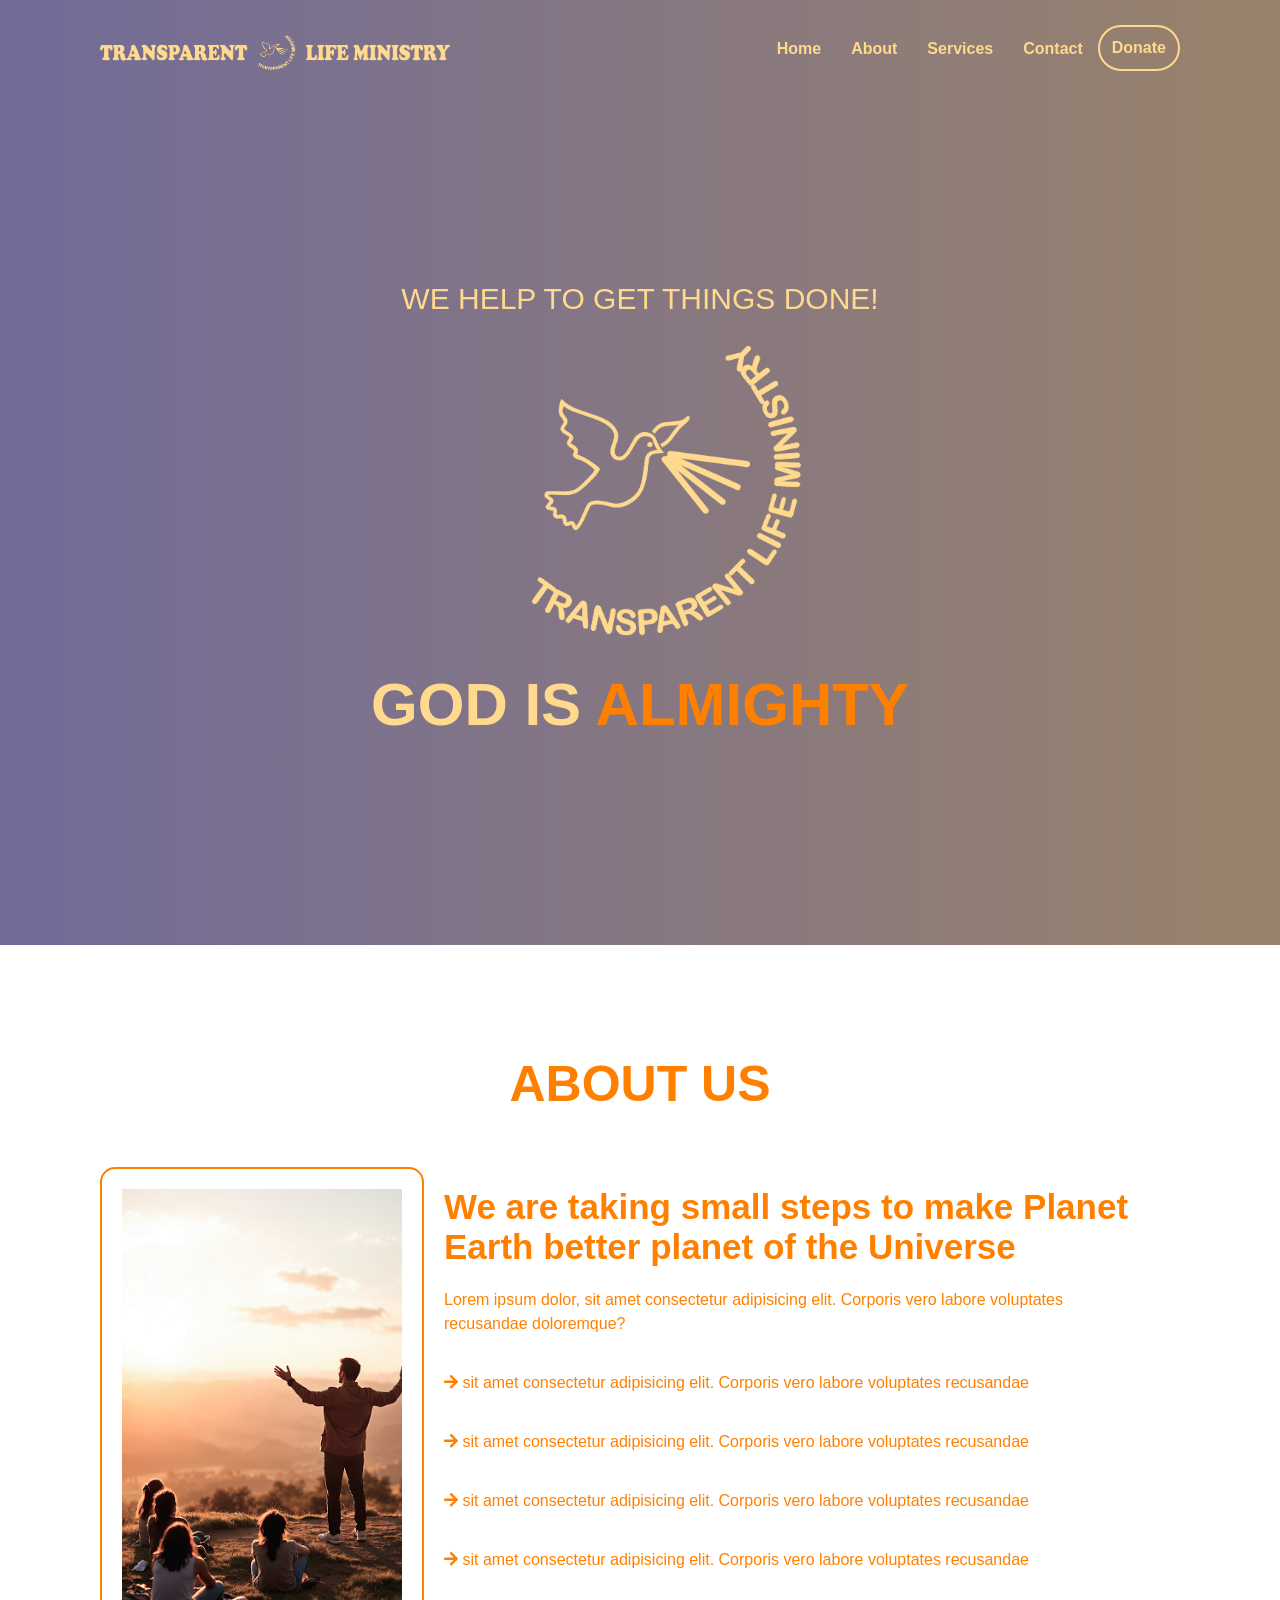
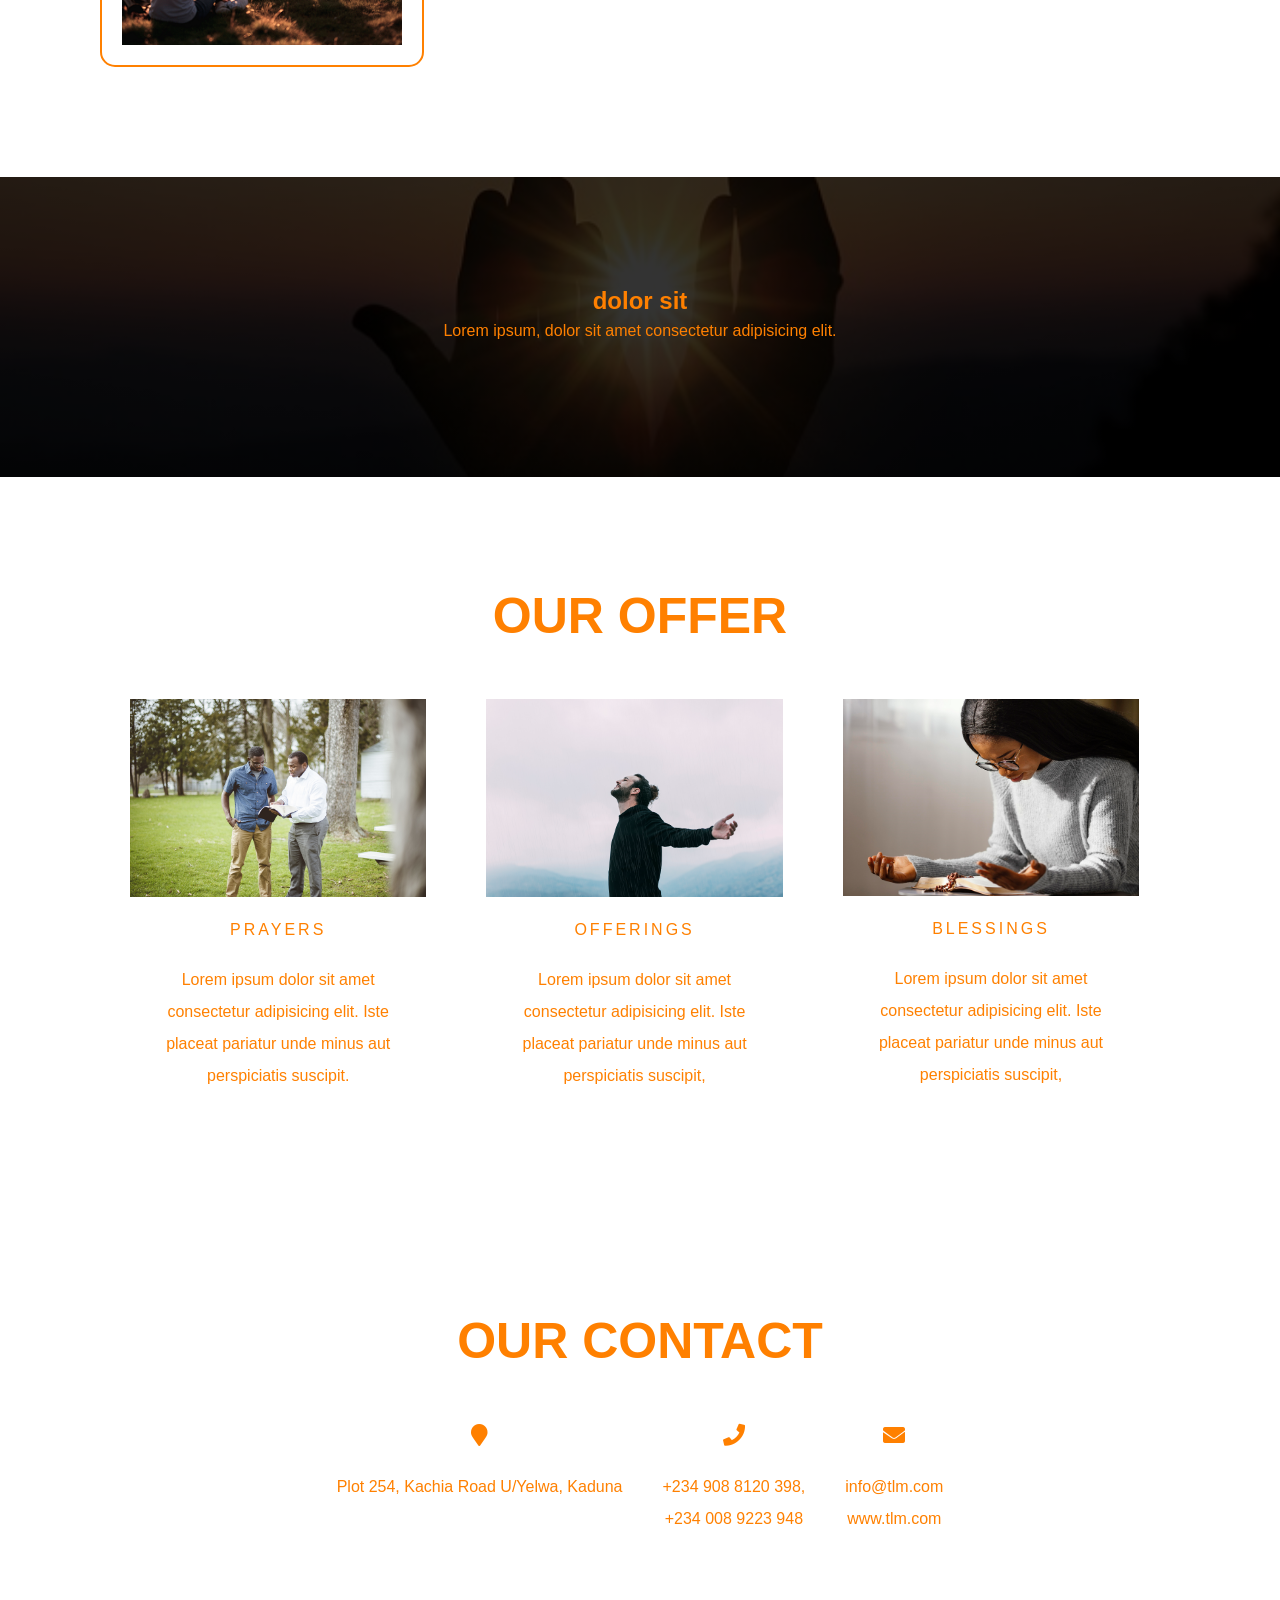
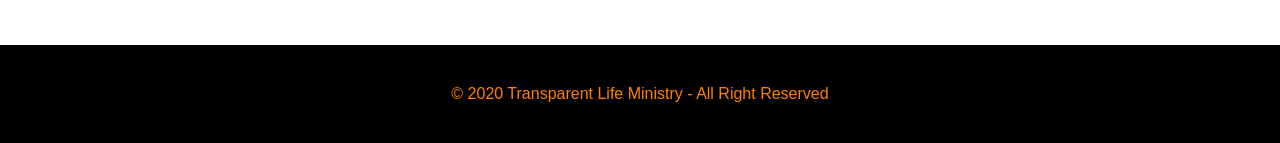
<file: church/index.html>
<!DOCTYPE html>
<html lang="en">
<head>
    <meta charset="UTF-8">
    <meta name="viewport" content="width=device-width, initial-scale=1.0">
    <link rel="stylesheet" href="https://cdnjs.cloudflare.com/ajax/libs/font-awesome/5.15.3/css/all.min.css"/>
    <title>Transparent Life Ministry</title>

    <link rel="icon" href="assets/images/logo.png" type="image/x-icon">
    <link rel="stylesheet" href="assets/css/style.css">
</head>
<body>
    <header>
        <h2>
            <a href="index.html"> <img src="assets/images/trans.png" width="350" height="35" alt="Transparent church ministry logo" srcset=""> </a>
        </h2>

        <ul class="nav">
            <li> <b> <a href="#home">Home</a> </b> </li>
            <li><b><a href="#about">About</a></b></li>
            <li><b><a href="#services">Services</a></b></li>
            <li><b><a href="#contact">Contact</a></b></li>
            <b class="donate" ><a href="#msg">Donate</a></b>
        </ul>
    </header>

    <section class="banner-area banner-video">
        <div class="banner-video-area">
            <video autoplay muted loop id="myVideo">
                <source src="assets/video/praises.mp4" type="video/mp4">
            </video>
        </div>
        <div class="banner-area-text">
            <br><br><br><br>
            <h3>We help to get things done!</h3> <br>
            <img src="assets/images/tlm.png" alt="" width="60%" style="display: flex; flex-direction:column; padding-left: 10%; align-items:center;">
            <br>
            <h1>
                God is <span>Almighty</span>
            </h1>
            <!-- <a href="#" class="banner-btn">Donate</a> -->
        </div>
        
    </section>

    <section class="about-area" id="about">
        <h3 class="section-title">About <span>Us</span></h3>
        <ul class="about-content">
            <li class="about-left">
                <!-- <img src="assets/images/abouts.png" width="100%" style="border: solid 2px #ff9933; border-radius: 15px; " alt="" srcset=""> -->
            </li>
            <li class="about-right">
                <h2>We are taking small steps to make Planet Earth better planet of the Universe</h2>
                <p>Lorem ipsum dolor, sit amet consectetur adipisicing elit. Corporis vero labore voluptates recusandae doloremque? </p>
                <p><i class="fa fa-arrow-right"></i> sit amet consectetur adipisicing elit. Corporis vero labore voluptates recusandae</p>
                <p><i class="fa fa-arrow-right"></i> sit amet consectetur adipisicing elit. Corporis vero labore voluptates recusandae</p>
                <p><i class="fa fa-arrow-right"></i> sit amet consectetur adipisicing elit. Corporis vero labore voluptates recusandae</p>
                <p><i class="fa fa-arrow-right"></i> sit amet consectetur adipisicing elit. Corporis vero labore voluptates recusandae</p>
            </li>
        </ul>
    </section>

    <section class="msg-area" id="msg">
        <div class="msg content">
            <h2>dolor sit </h2>
            <p>Lorem ipsum, dolor sit amet consectetur adipisicing elit.</p>
        </div>
    </section>

    <section class="services-area" id="services">
        <h3 class="section-title">Our <span>Offer</span></h3>
        <ul class="services-content">
            <li>
                <img src="assets/images/tlm1.png" alt="transparent ministry servicesa" srcset="">
                <h4>Prayers</h4>
                <p>Lorem ipsum dolor sit amet consectetur adipisicing elit. Iste placeat pariatur unde minus aut perspiciatis suscipit. </p>
            </li>
            <li>
                <img src="assets/images/tlm2.png" alt="transparent ministry servicesa" srcset="">
                <h4>Offerings</h4>
                <p>Lorem ipsum dolor sit amet consectetur adipisicing elit. Iste placeat pariatur unde minus aut perspiciatis suscipit, </p>
            </li>
            <li>
                <img src="assets/images/tlm3.png" alt="transparent ministry servicesa" srcset="">
                <h4>Blessings</h4>
                <p>Lorem ipsum dolor sit amet consectetur adipisicing elit. Iste placeat pariatur unde minus aut perspiciatis suscipit, </p>
            </li>
            <!-- <li>
                <img src="" alt="trnasparent ministry servicesa" srcset="">
                <h4>Thanks-Giving</h4>
                <p>Lorem ipsum dolor sit amet consectetur adipisicing elit. Iste placeat pariatur unde minus aut perspiciatis suscipit, </p>
            </li> -->
        </ul>
    </section>

    <section class="contact-area" id="contact">
        <h3 class="section-title">Our <span>Contact</span></h3>
        <ul class="contact-content">
            <li>
                <i class="fa fa-map-marker"></i>
                <p>Plot 254, Kachia Road U/Yelwa, Kaduna</p>
            </li>
            <li>
                <i class="fa fa-phone"></i>
                <p>+234 908 8120 398, <br> +234 008 9223 948</p>
            </li>
            <li>
                <i class="fa fa-envelope"></i>
                <p>info@tlm.com <br> www.tlm.com </p>
            </li>
        </ul>
    </section>

    <footer>
        <p>© 2020 Transparent Life Ministry - All Right Reserved</p>
    </footer>

</body>
</html>
</file>
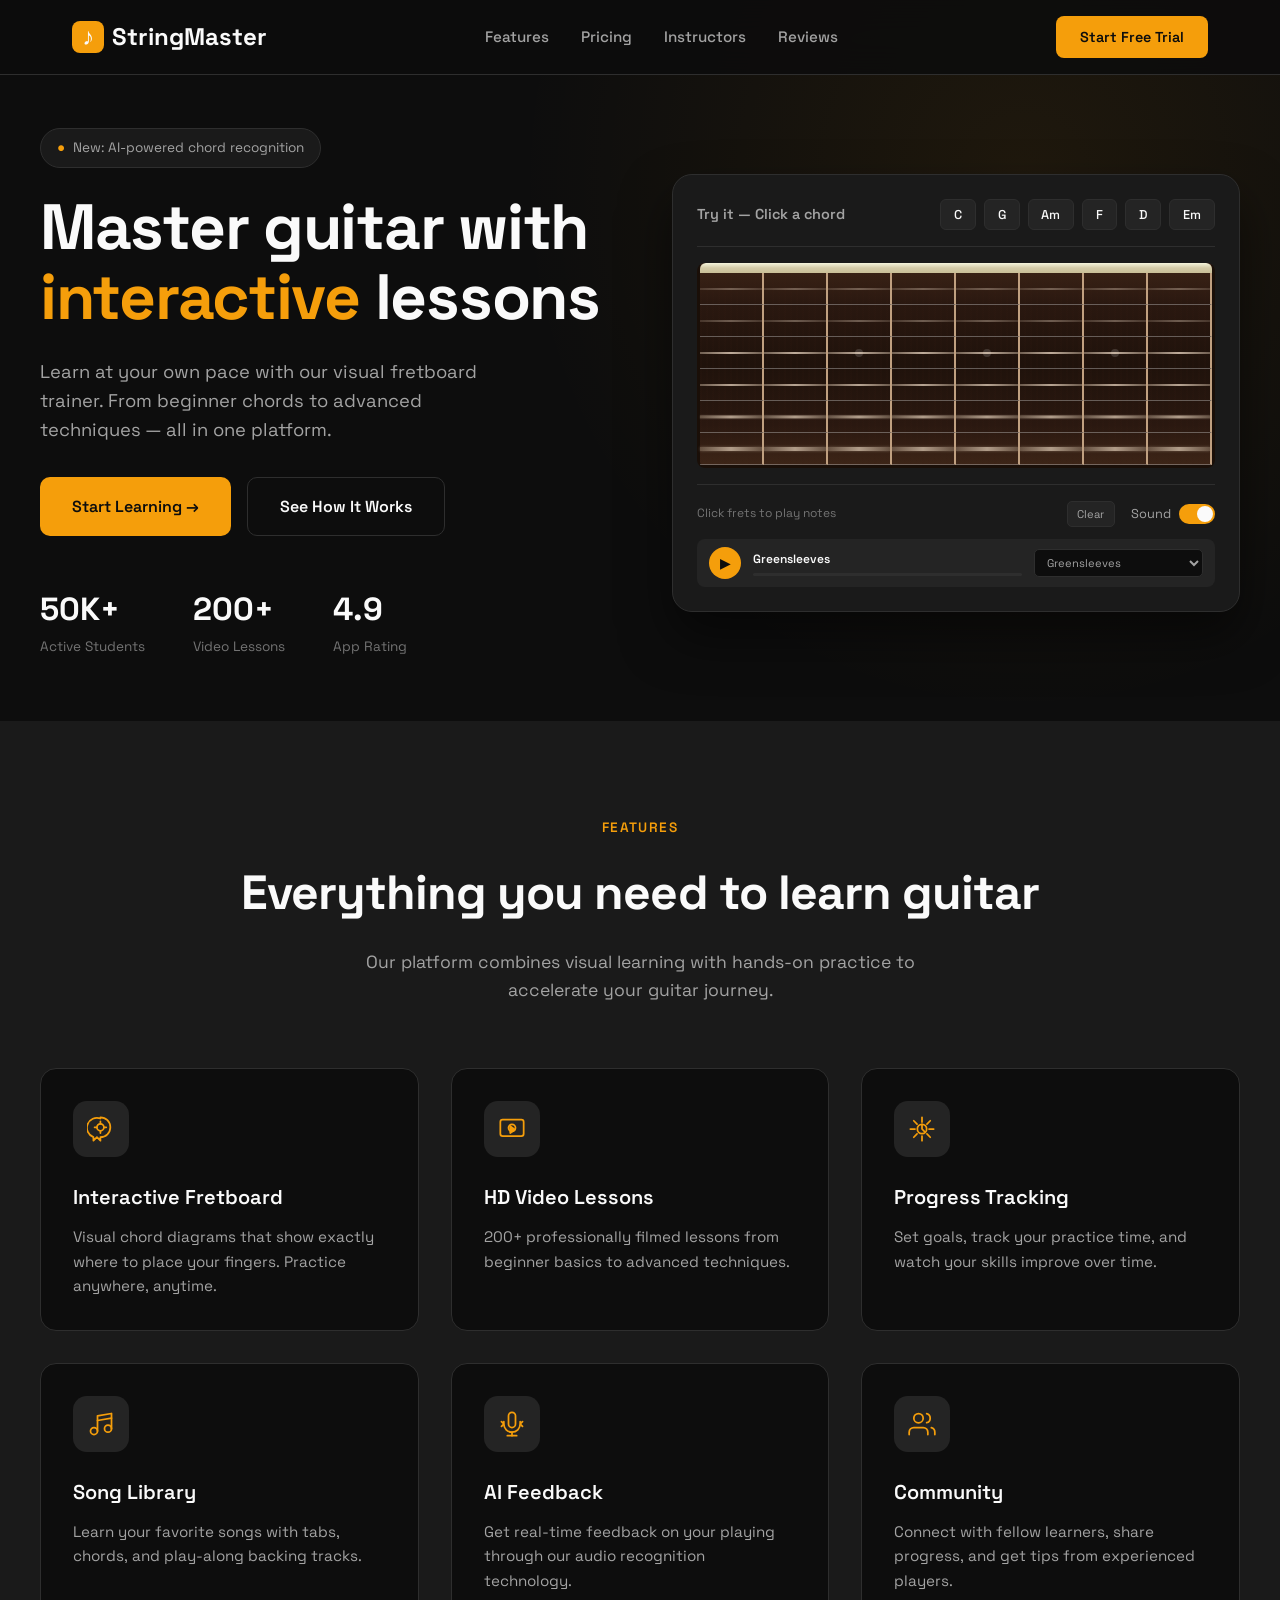
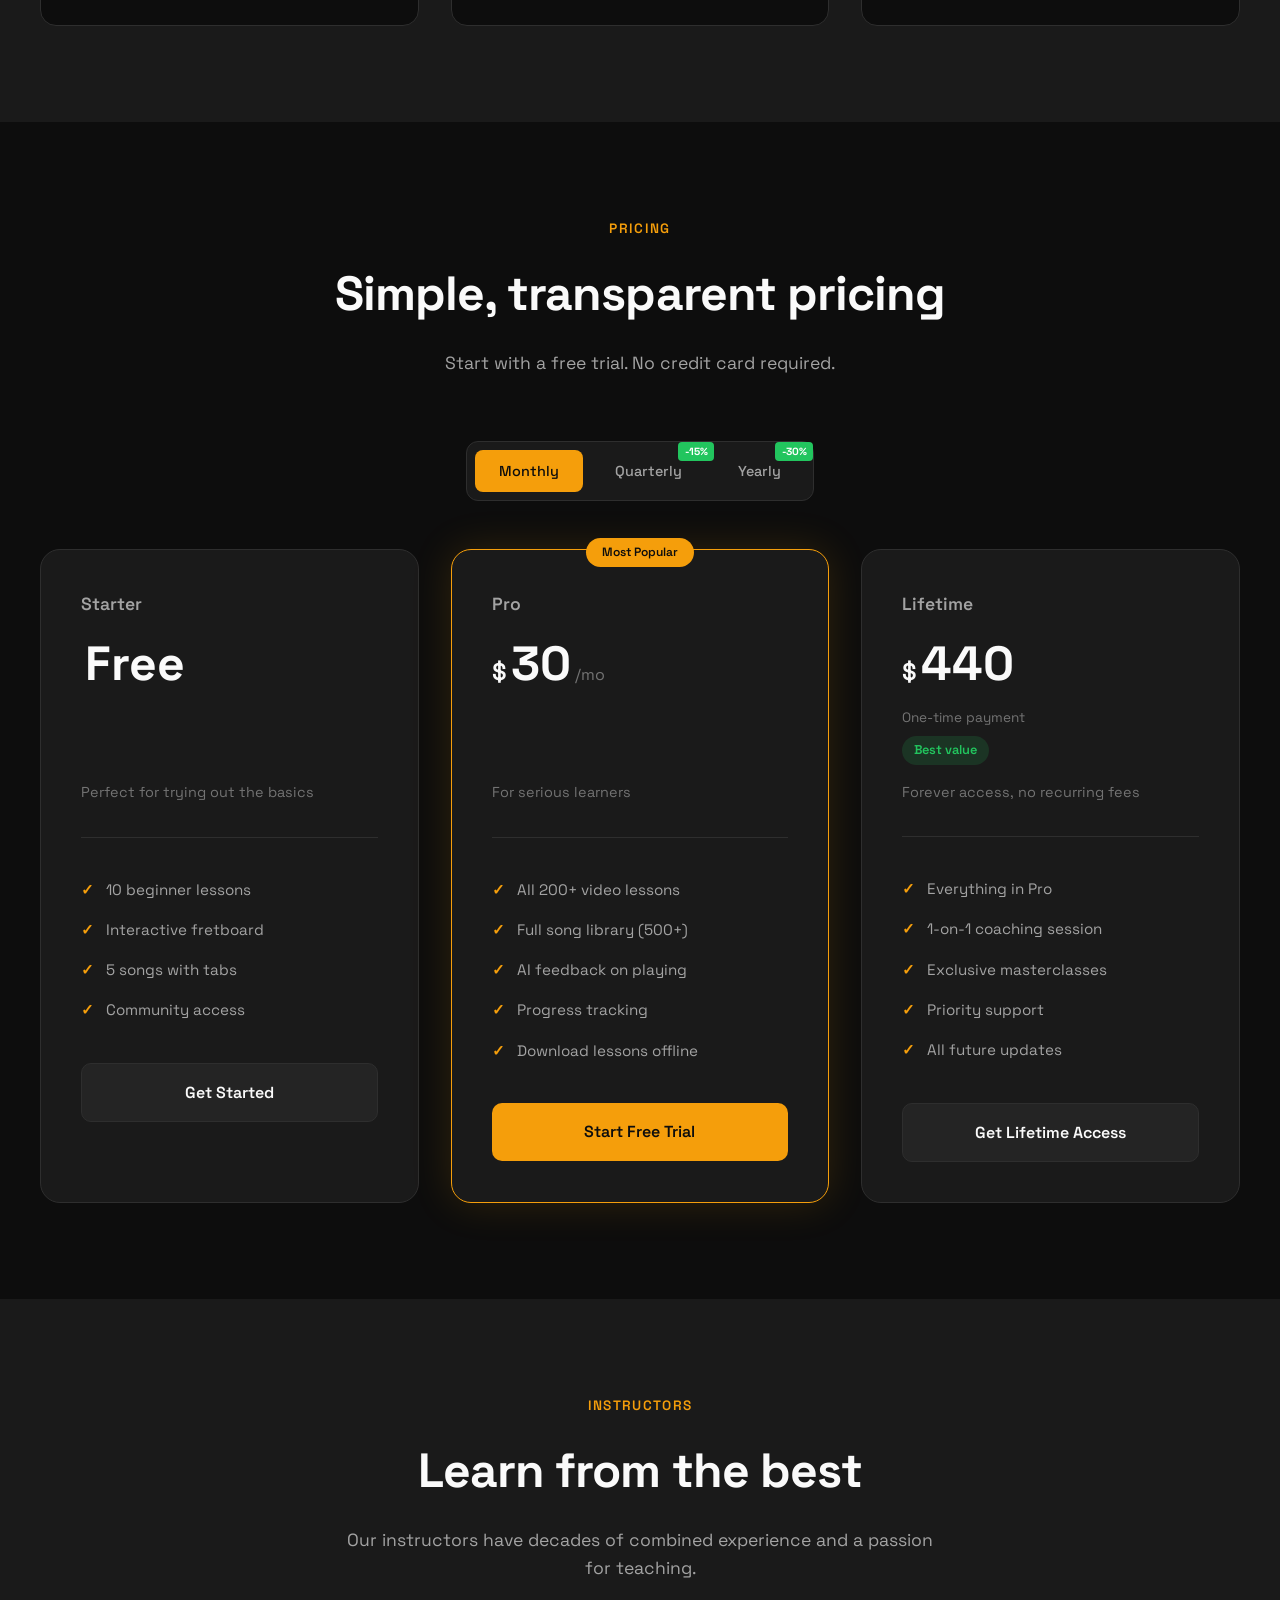
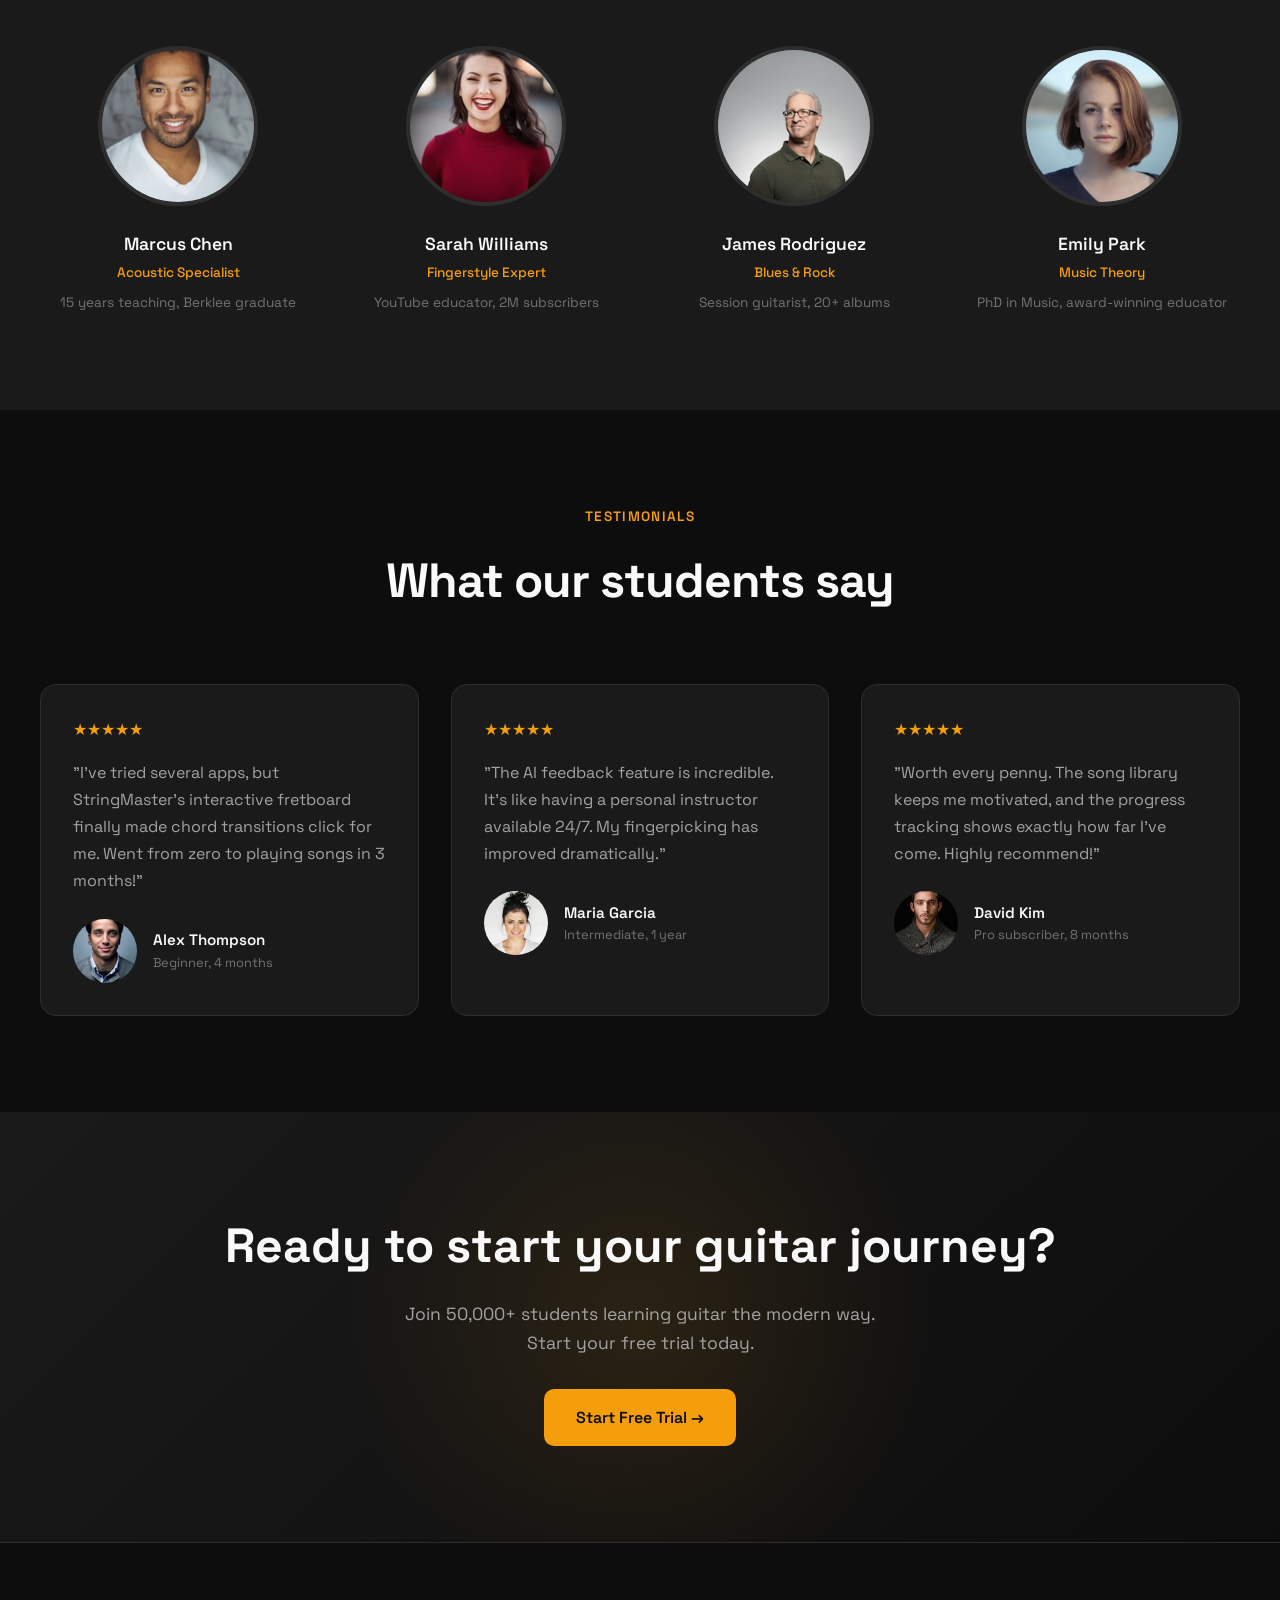
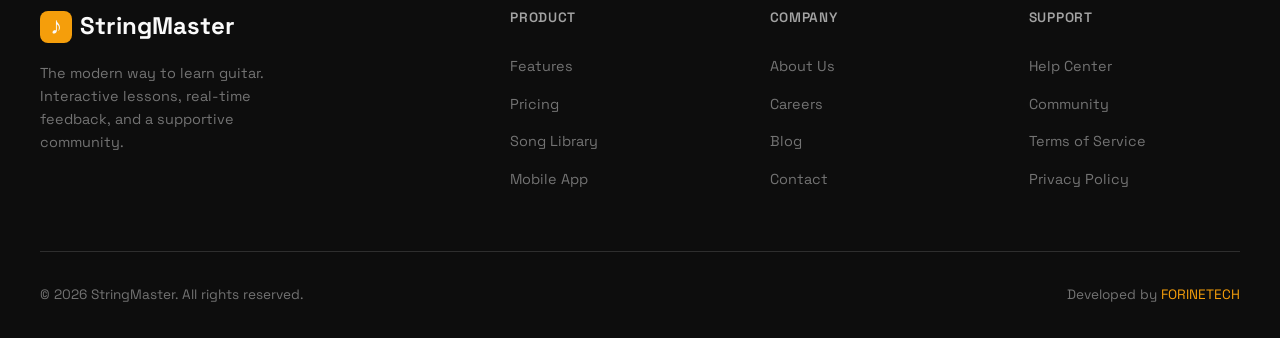
<file: string/index.html>
<!DOCTYPE html>
<html lang="en">
<head>
  <meta charset="UTF-8">
  <meta name="viewport" content="width=device-width, initial-scale=1.0">
  <title>StringMaster | Learn Guitar Online</title>
  <link rel="preconnect" href="https://fonts.googleapis.com">
  <link rel="preconnect" href="https://fonts.gstatic.com" crossorigin>
  <link href="https://fonts.googleapis.com/css2?family=Space+Grotesk:wght@300;400;500;600;700&display=swap" rel="stylesheet">
  <link rel="stylesheet" href="templatemo-606-string-master.css">
<!--

TemplateMo 606 String Master

https://templatemo.com/tm-606-string-master

-->
</head>
<body>

  <!-- Navigation -->
  <nav>
    <div class="nav-container">
      <a href="#" class="logo">
        <div class="logo-icon">♪</div>
        StringMaster
      </a>
      <ul class="nav-links">
        <li><a href="#features">Features</a></li>
        <li><a href="#pricing">Pricing</a></li>
        <li><a href="#instructors">Instructors</a></li>
        <li><a href="#testimonials">Reviews</a></li>
      </ul>
      <a href="#pricing" class="nav-cta"><span>Start Free Trial</span></a>
      <button class="mobile-menu-btn">☰</button>
    </div>
  </nav>

  <!-- Hero Section -->
  <!-- TIP: To enable full-screen hero, uncomment "min-height: 100vh" in the .hero CSS -->
  <section class="hero">
    <div class="hero-container">
      <div class="hero-content">
        <div class="hero-badge">
          <span>●</span> New: AI-powered chord recognition
        </div>
        <h1>Master guitar with <span class="highlight">interactive</span> lessons</h1>
        <p class="hero-description">
          Learn at your own pace with our visual fretboard trainer. 
          From beginner chords to advanced techniques — all in one platform.
        </p>
        <div class="hero-buttons">
          <a href="#pricing" class="btn-primary">
            Start Learning →
          </a>
          <a href="#features" class="btn-secondary">
            See How It Works
          </a>
        </div>
        <div class="hero-stats">
          <div class="stat">
            <div class="stat-value">50K+</div>
            <div class="stat-label">Active Students</div>
          </div>
          <div class="stat">
            <div class="stat-value">200+</div>
            <div class="stat-label">Video Lessons</div>
          </div>
          <div class="stat">
            <div class="stat-value">4.9</div>
            <div class="stat-label">App Rating</div>
          </div>
        </div>
      </div>

      <!-- Interactive Guitar -->
      <div class="guitar-wrapper">
        <div class="guitar-card">
          <div class="guitar-header">
            <span class="guitar-title">Try it — Click a chord</span>
            <div class="guitar-controls">
              <button class="chord-btn" data-chord="C">C</button>
              <button class="chord-btn" data-chord="G">G</button>
              <button class="chord-btn" data-chord="Am">Am</button>
              <button class="chord-btn" data-chord="F">F</button>
              <button class="chord-btn" data-chord="D">D</button>
              <button class="chord-btn" data-chord="Em">Em</button>
            </div>
          </div>
          <div class="guitar-neck">
            <div class="fretboard">
              <div class="nut"></div>
              <div class="fretboard-grid" id="fretboard">
                <div class="string-labels">
                  <div class="string-label">E</div>
                  <div class="string-label">B</div>
                  <div class="string-label">G</div>
                  <div class="string-label">D</div>
                  <div class="string-label">A</div>
                  <div class="string-label">E</div>
                </div>
                <!-- Frets generated by JS -->
              </div>
            </div>
          </div>
          <div class="guitar-footer">
            <div class="guitar-footer-row">
              <span class="guitar-hint">Click frets to play notes</span>
              <div class="footer-controls">
                <button class="clear-btn" id="clearBtn">Clear</button>
                <div class="sound-toggle">
                  <span>Sound</span>
                  <div class="toggle-switch active" id="soundToggle"></div>
                </div>
              </div>
            </div>
            <div class="song-player">
              <button class="play-btn" id="playBtn">▶</button>
              <div class="song-info">
                <div class="song-title" id="songTitle">Greensleeves</div>
                <div class="song-progress">
                  <div class="song-progress-bar" id="progressBar"></div>
                </div>
              </div>
              <select class="song-select" id="songSelect">
                <option value="greensleeves">Greensleeves</option>
                <option value="houseoftherisingsun">House of the Rising Sun</option>
                <option value="amazinggrace">Amazing Grace</option>
              </select>
            </div>
          </div>
        </div>
      </div>
    </div>
  </section>

  <!-- Features Section -->
  <section class="features" id="features">
    <div class="section-container">
      <div class="section-header">
        <div class="section-label">Features</div>
        <h2 class="section-title">Everything you need to learn guitar</h2>
        <p class="section-description">
          Our platform combines visual learning with hands-on practice 
          to accelerate your guitar journey.
        </p>
      </div>
      <div class="features-grid">
        <div class="feature-card">
          <div class="feature-icon">
            <svg width="28" height="28" viewBox="0 0 24 24" fill="none" stroke="currentColor" stroke-width="1.5" stroke-linecap="round" stroke-linejoin="round">
              <path d="M11.5 2a8.5 8.5 0 0 1 0 17v3l-3-3-3 3v-3a8.5 8.5 0 0 1 6-16z"/>
              <circle cx="11.5" cy="10.5" r="3"/>
              <path d="M11.5 7.5v-2M14.5 10.5h2M11.5 13.5v2M8.5 10.5h-2"/>
            </svg>
          </div>
          <h3>Interactive Fretboard</h3>
          <p>Visual chord diagrams that show exactly where to place your fingers. Practice anywhere, anytime.</p>
        </div>
        <div class="feature-card">
          <div class="feature-icon">
            <svg width="28" height="28" viewBox="0 0 24 24" fill="none" stroke="currentColor" stroke-width="1.5" stroke-linecap="round" stroke-linejoin="round">
              <rect x="2" y="4" width="20" height="14" rx="2"/>
              <circle cx="12" cy="11" r="3"/>
              <path d="M10.5 9.5l4 3-4 3z" fill="currentColor"/>
            </svg>
          </div>
          <h3>HD Video Lessons</h3>
          <p>200+ professionally filmed lessons from beginner basics to advanced techniques.</p>
        </div>
        <div class="feature-card">
          <div class="feature-icon">
            <svg width="28" height="28" viewBox="0 0 24 24" fill="none" stroke="currentColor" stroke-width="1.5" stroke-linecap="round" stroke-linejoin="round">
              <path d="M12 2v4M12 18v4M4.93 4.93l2.83 2.83M16.24 16.24l2.83 2.83M2 12h4M18 12h4M4.93 19.07l2.83-2.83M16.24 7.76l2.83-2.83"/>
              <circle cx="12" cy="12" r="4"/>
              <path d="M12 8v4l2 2"/>
            </svg>
          </div>
          <h3>Progress Tracking</h3>
          <p>Set goals, track your practice time, and watch your skills improve over time.</p>
        </div>
        <div class="feature-card">
          <div class="feature-icon">
            <svg width="28" height="28" viewBox="0 0 24 24" fill="none" stroke="currentColor" stroke-width="1.5" stroke-linecap="round" stroke-linejoin="round">
              <path d="M9 18V5l12-2v13"/>
              <circle cx="6" cy="18" r="3"/>
              <circle cx="18" cy="16" r="3"/>
              <path d="M9 9l12-2"/>
            </svg>
          </div>
          <h3>Song Library</h3>
          <p>Learn your favorite songs with tabs, chords, and play-along backing tracks.</p>
        </div>
        <div class="feature-card">
          <div class="feature-icon">
            <svg width="28" height="28" viewBox="0 0 24 24" fill="none" stroke="currentColor" stroke-width="1.5" stroke-linecap="round" stroke-linejoin="round">
              <path d="M12 2a3 3 0 0 0-3 3v7a3 3 0 0 0 6 0V5a3 3 0 0 0-3-3z"/>
              <path d="M19 10v2a7 7 0 0 1-14 0v-2"/>
              <line x1="12" y1="19" x2="12" y2="22"/>
              <path d="M8 22h8"/>
              <path d="M3 10l1.5 1.5M21 10l-1.5 1.5M3 14l1.5-1.5M21 14l-1.5-1.5"/>
            </svg>
          </div>
          <h3>AI Feedback</h3>
          <p>Get real-time feedback on your playing through our audio recognition technology.</p>
        </div>
        <div class="feature-card">
          <div class="feature-icon">
            <svg width="28" height="28" viewBox="0 0 24 24" fill="none" stroke="currentColor" stroke-width="1.5" stroke-linecap="round" stroke-linejoin="round">
              <path d="M17 21v-2a4 4 0 0 0-4-4H5a4 4 0 0 0-4 4v2"/>
              <circle cx="9" cy="7" r="4"/>
              <path d="M23 21v-2a4 4 0 0 0-3-3.87"/>
              <path d="M16 3.13a4 4 0 0 1 0 7.75"/>
            </svg>
          </div>
          <h3>Community</h3>
          <p>Connect with fellow learners, share progress, and get tips from experienced players.</p>
        </div>
      </div>
    </div>
  </section>

  <!-- Pricing Section -->
  <section class="pricing" id="pricing">
    <div class="section-container">
      <div class="section-header">
        <div class="section-label">Pricing</div>
        <h2 class="section-title">Simple, transparent pricing</h2>
        <p class="section-description">
          Start with a free trial. No credit card required.
        </p>
      </div>
      <div class="billing-toggle">
        <button class="billing-option active" data-billing="monthly">Monthly</button>
        <button class="billing-option" data-billing="quarterly">
          Quarterly
          <span class="discount-badge">-15%</span>
        </button>
        <button class="billing-option" data-billing="yearly">
          Yearly
          <span class="discount-badge">-30%</span>
        </button>
      </div>
      <div class="pricing-grid">
        <div class="pricing-card">
          <div class="pricing-name">Starter</div>
          <div class="pricing-price">
            <span class="currency"></span>Free
          </div>
          <div class="pricing-billed"></div>
          <div class="pricing-savings"></div>
          <p class="pricing-description">Perfect for trying out the basics</p>
          <ul class="pricing-features">
            <li>10 beginner lessons</li>
            <li>Interactive fretboard</li>
            <li>5 songs with tabs</li>
            <li>Community access</li>
          </ul>
          <a href="#" class="pricing-btn">Get Started</a>
        </div>
        <div class="pricing-card featured" id="proCard">
          <div class="pricing-name">Pro</div>
          <div class="pricing-price">
            <span class="currency">$</span><span id="proPrice">30</span><span class="period">/mo</span>
          </div>
          <div class="pricing-billed" id="proBilled"></div>
          <div class="pricing-savings" id="proSavings"></div>
          <p class="pricing-description">For serious learners</p>
          <ul class="pricing-features">
            <li>All 200+ video lessons</li>
            <li>Full song library (500+)</li>
            <li>AI feedback on playing</li>
            <li>Progress tracking</li>
            <li>Download lessons offline</li>
          </ul>
          <a href="#" class="pricing-btn">Start Free Trial</a>
        </div>
        <div class="pricing-card">
          <div class="pricing-name">Lifetime</div>
          <div class="pricing-price">
            <span class="currency">$</span>440
          </div>
          <div class="pricing-billed">One-time payment</div>
          <div class="pricing-savings">Best value</div>
          <p class="pricing-description">Forever access, no recurring fees</p>
          <ul class="pricing-features">
            <li>Everything in Pro</li>
            <li>1-on-1 coaching session</li>
            <li>Exclusive masterclasses</li>
            <li>Priority support</li>
            <li>All future updates</li>
          </ul>
          <a href="#" class="pricing-btn">Get Lifetime Access</a>
        </div>
      </div>
    </div>
  </section>

  <!-- Instructors Section -->
  <section class="instructors" id="instructors">
    <div class="section-container">
      <div class="section-header">
        <div class="section-label">Instructors</div>
        <h2 class="section-title">Learn from the best</h2>
        <p class="section-description">
          Our instructors have decades of combined experience and a passion for teaching.
        </p>
      </div>
      <div class="instructors-grid">
        <div class="instructor-card">
          <div class="instructor-image">
            <img src="images/acoustic-specialist.jpg" alt="Marcus Chen">
          </div>
          <div class="instructor-name">Marcus Chen</div>
          <div class="instructor-role">Acoustic Specialist</div>
          <p class="instructor-bio">15 years teaching, Berklee graduate</p>
        </div>
        <div class="instructor-card">
          <div class="instructor-image">
            <img src="images/fingerstyle-expert.jpg" alt="Sarah Williams">
          </div>
          <div class="instructor-name">Sarah Williams</div>
          <div class="instructor-role">Fingerstyle Expert</div>
          <p class="instructor-bio">YouTube educator, 2M subscribers</p>
        </div>
        <div class="instructor-card">
          <div class="instructor-image">
            <img src="images/blues-rock-guitar.jpg" alt="James Rodriguez">
          </div>
          <div class="instructor-name">James Rodriguez</div>
          <div class="instructor-role">Blues & Rock</div>
          <p class="instructor-bio">Session guitarist, 20+ albums</p>
        </div>
        <div class="instructor-card">
          <div class="instructor-image">
            <img src="images/music-theory-instructor.jpg" alt="Emily Park">
          </div>
          <div class="instructor-name">Emily Park</div>
          <div class="instructor-role">Music Theory</div>
          <p class="instructor-bio">PhD in Music, award-winning educator</p>
        </div>
      </div>
    </div>
  </section>

  <!-- Testimonials Section -->
  <section class="testimonials" id="testimonials">
    <div class="section-container">
      <div class="section-header">
        <div class="section-label">Testimonials</div>
        <h2 class="section-title">What our students say</h2>
      </div>
      <div class="testimonials-grid">
        <div class="testimonial-card">
          <div class="testimonial-stars">★★★★★</div>
          <p class="testimonial-text">"I've tried several apps, but StringMaster's interactive fretboard finally made chord transitions click for me. Went from zero to playing songs in 3 months!"</p>
          <div class="testimonial-author">
            <div class="testimonial-avatar">
              <img src="images/alex-student.jpg" alt="Alex Thompson">
            </div>
            <div>
              <div class="testimonial-name">Alex Thompson</div>
              <div class="testimonial-title">Beginner, 4 months</div>
            </div>
          </div>
        </div>
        <div class="testimonial-card">
          <div class="testimonial-stars">★★★★★</div>
          <p class="testimonial-text">"The AI feedback feature is incredible. It's like having a personal instructor available 24/7. My fingerpicking has improved dramatically."</p>
          <div class="testimonial-author">
            <div class="testimonial-avatar">
              <img src="images/maria-student.jpg" alt="Maria Garcia">
            </div>
            <div>
              <div class="testimonial-name">Maria Garcia</div>
              <div class="testimonial-title">Intermediate, 1 year</div>
            </div>
          </div>
        </div>
        <div class="testimonial-card">
          <div class="testimonial-stars">★★★★★</div>
          <p class="testimonial-text">"Worth every penny. The song library keeps me motivated, and the progress tracking shows exactly how far I've come. Highly recommend!"</p>
          <div class="testimonial-author">
            <div class="testimonial-avatar">
              <img src="images/david-student.jpg" alt="David Kim">
            </div>
            <div>
              <div class="testimonial-name">David Kim</div>
              <div class="testimonial-title">Pro subscriber, 8 months</div>
            </div>
          </div>
        </div>
      </div>
    </div>
  </section>

  <!-- CTA Section -->
  <section class="cta">
    <div class="section-container cta-content">
      <h2>Ready to start your guitar journey?</h2>
      <p>Join 50,000+ students learning guitar the modern way. Start your free trial today.</p>
      <a href="#pricing" class="btn-primary">Start Free Trial →</a>
    </div>
  </section>

  <!-- Footer -->
  <footer>
    <div class="footer-container">
      <div class="footer-grid">
        <div class="footer-brand">
          <a href="#" class="logo">
            <div class="logo-icon">♪</div>
            StringMaster
          </a>
          <p>The modern way to learn guitar. Interactive lessons, real-time feedback, and a supportive community.</p>
        </div>
        <div>
          <h4 class="footer-title">Product</h4>
          <ul class="footer-links">
            <li><a href="#">Features</a></li>
            <li><a href="#">Pricing</a></li>
            <li><a href="#">Song Library</a></li>
            <li><a href="#">Mobile App</a></li>
          </ul>
        </div>
        <div>
          <h4 class="footer-title">Company</h4>
          <ul class="footer-links">
            <li><a href="#">About Us</a></li>
            <li><a href="#">Careers</a></li>
            <li><a href="#">Blog</a></li>
            <li><a href="#">Contact</a></li>
          </ul>
        </div>
        <div>
          <h4 class="footer-title">Support</h4>
          <ul class="footer-links">
            <li><a href="#">Help Center</a></li>
            <li><a href="#">Community</a></li>
            <li><a href="#">Terms of Service</a></li>
            <li><a href="#">Privacy Policy</a></li>
          </ul>
        </div>
      </div>
      <div class="footer-bottom">
        <span>© 2026 StringMaster. All rights reserved.</span>
        <span>Developed by <a href="https://www.templatemo.com" target="_blank" rel="nofollow noopener">FORINETECH</a></span>
      </div>
    </div>
  </footer>

<script src="templatemo-606-string-scripts.js"></script>
</body>
</html>
</file>
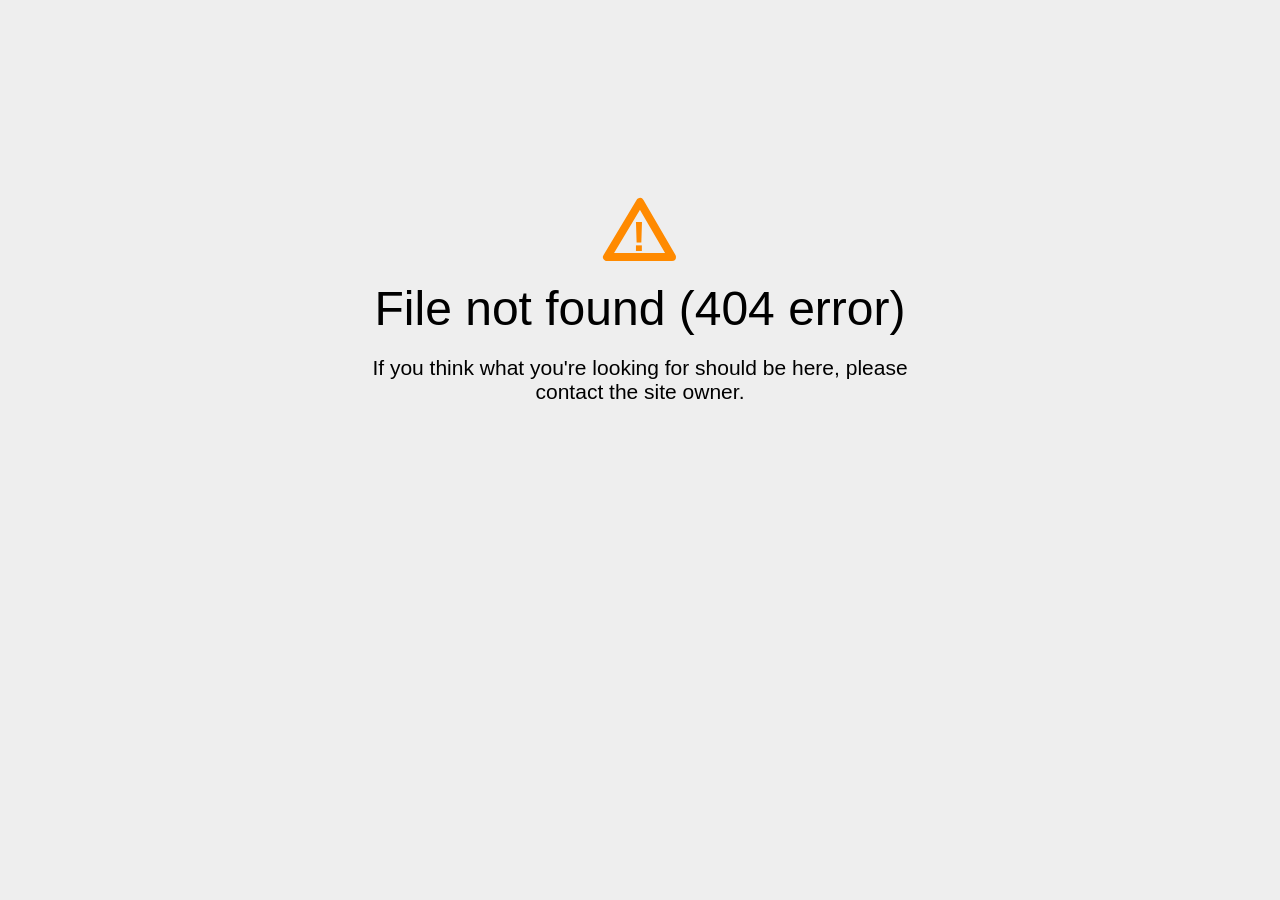
<file: forex/images/favicon.html>
<!DOCTYPE html>
<html>
<head>
<title>File Not Found</title>
<meta http-equiv="content-type" content="text/html; charset=utf-8" >
<meta name="viewport" content="width=device-width, initial-scale=1.0">
<style type="text/css">
body {
  background-color: #eee;
}

body, h1, p {
  font-family: "Helvetica Neue", "Segoe UI", Segoe, Helvetica, Arial, "Lucida Grande", sans-serif;
  font-weight: normal;
  margin: 0;
  padding: 0;
  text-align: center;
}

.container {
  margin-left:  auto;
  margin-right:  auto;
  margin-top: 177px;
  max-width: 1170px;
  padding-right: 15px;
  padding-left: 15px;
}

.row:before, .row:after {
  display: table;
  content: " ";
}

.col-md-6 {
  width: 50%;
}

.col-md-push-3 {
  margin-left: 25%;
}

h1 {
  font-size: 48px;
  font-weight: 300;
  margin: 0 0 20px 0;
}

.lead {
  font-size: 21px;
  font-weight: 200;
  margin-bottom: 20px;
}

p {
  margin: 0 0 10px;
}

a {
  color: #3282e6;
  text-decoration: none;
}
</style>
</head>

<body>
<div class="container text-center" id="error">
  <svg height="100" width="100">
    <polygon points="50,25 17,80 82,80" stroke-linejoin="round" style="fill:none;stroke:#ff8a00;stroke-width:8" />
    <text x="42" y="74" fill="#ff8a00" font-family="sans-serif" font-weight="900" font-size="42px">!</text>
  </svg>
 <div class="row">
    <div class="col-md-12">
      <div class="main-icon text-warning"><span class="uxicon uxicon-alert"></span></div>
        <h1>File not found (404 error)</h1>
    </div>
  </div>
  <div class="row">
    <div class="col-md-6 col-md-push-3">
      <p class="lead">If you think what you're looking for should be here, please contact the site owner.</p>
    </div>
  </div>
</div>

</body>

</html>
</file>
<file: church/assets/css/style.css>
* {
    margin: 0;
    padding: 0;
    box-sizing: border-box;
}
html{
    scroll-behavior: smooth;
}
body{
    font-family: Verdana, Geneva, Tahoma, sans-serif;
}
ul,ul.nav{
    list-style: none;
}
a{
    text-decoration: none;
    color: inherit;
}
header{
    display: flex;
    justify-content: space-between;
    align-items: center;
    color: #ffd98d;
    text-decoration: solid;
    padding: 35px 100px 0;
    position: absolute;
    top: 0;
    left: 0;
    z-index: 10;
    width: 100%;
}
header h2 span{
    color: #ffd98d;
}
header ul.nav{
    display: flex;
}
header ul.nav li {
    margin: 0 15px;
}
header ul.nav li:hover {
    color: #ff8000;
    transition: 2s;
}
header ul.nav li:first-child{
    margin-left: 0;
}
header ul.nav li:last-child{
    margin-right: 0;
}
header ul.nav .donate {
    margin-top: -15px;
    color: #ffd98d;
    background-color: none;
    border: solid 2px #ffd98d;
    border-radius: 25px;
    padding: 12px;
}
header ul.nav .donate:hover{
    cursor: pointer;
    background-color: #ffd98d;
    color: #ff8000;
    box-shadow: 0 0 45px #ffd98d;
    transition: 2.5s;
}


@media(max-width:1000px){
    header{
        padding: 20px 50px;
    }
    header ul.nav {
        display: none;
    }
}
@media(max-width:700px){
    header{
        flex-direction: column;
    }
    header h2{
        margin-bottom: 15px;
    }
    header ul.nav li{
        margin: 0 7px;
    }
}

/* banner area */
section{
    display: flex;
    flex-direction: column;
    align-items: center;
    padding: 110px 100px;
    color: #ff8000;
}
@media (max-width:1000px){
    section{
        padding: 100px 50px;
    }
}
@media (max-width:600px){
    section{
        padding: 125px 30px;
    }
}
section p{
    max-width: 800px;
    text-align: center;
    margin-bottom: 35px;
    padding: 0 20px;
    line-height: 2;
}
.banner-area{
    position: relative;
    justify-content: center;
    min-height: 100vh;
    color: #ffd98d;
    text-align: center;
    text-decoration: solid;
    text-transform: uppercase;
}
.banner-video{
    position: relative;
    z-index: 0;
    overflow: hidden;
    width: 100%;
    height: 105vh;
    display: -webkit-box;
    display: -ms-flexbox;
    display: flex;
    padding: 0px;
}
.banner-video:after{
    position: absolute;
    left: 0;
    top: 0;
    background-image: -webkit-gradient(linear, left top, right top, from(rgba(17, 0, 116, 0.458)), to(rgba(116, 60, 0, 0.4)));
    background-image: -webkit-linear-gradient(left, rgba(17, 0, 116, 0.4), rgba(116, 60, 0, 0.4));
    background-image: -o-linear-gradient(left, rgba(17, 0, 116, 0.4), rgba(116, 60, 0, 0.4));
    background-image: linear-gradient(to right, rgba(17, 0, 116, 0.4), rgba(116, 60, 0, 0.4));
    content: '';
    width: 100%;
    height: 100%;
    z-index: -1;
}

.banner-video .banner-video-area{
    width: 100%;
    height: 105vh;
    position: relative;
    z-index: -1;
}

.banner-video .banner-video-area:after {
    background-color: rgba(0, 0, 0, 0.3);
    width: 100%;
    height: 105vh;
    content: '';
    position: absolute;
    top: 0;
    left: 0;
    z-index: 1; 
}
  .banner-video #myVideo {
    min-width: 100%;
    min-height: 105vh; 
}

.banner-area .banner-area-text{
    display: flex;
    flex-direction: column;
    align-items: center;
    justify-content: center;
    height: max-content;
    position: absolute;
    padding: 120px 60px;
    color: #ffd98d;
    line-height: 1.5;
}

.banner-area .banner-area-text h1 {
    margin-bottom: 15px;
    font-size: 60px;
    text-transform: uppercase;
}

.banner-area .banner-area-text h1 span {
    color: #ff8000;
}
.banner-area .banner-area-text h3 {
    font-size: 30px;
    font-weight: 100;
    text-transform: uppercase;
}
.banner-area .banner-area-text a.banner-btn {
    text-transform: uppercase;
}
.banner-area .banner-area-text a.banner-btn:hover {
    cursor: pointer;
    color: #ff8000;
    text-decoration: underline;
    transform: 2s;
}

@media (max-width: 800px) {
    .banner-area {
        min-height: 400px;
    }
    .banner-area h1 {
        font-size: 18px;
    }
    .banner-area h3 {
        font-size: 14px;
    }
}

/* about area */
ul.about-content{
    width: 100%;
    display: flex;
    flex-wrap: wrap;
    justify-content: center;
}
.about-content li{
    padding: 20px;
    height: 500px;
    background-clip: content-box;
    background-size: cover;
    background-position: center;
}
.about-left{
    flex-basis: 30%;
    background:
    url('../images/abouts.png');
    background-size: cover;
    background-position: center;
    background-repeat: no-repeat;
    height: 320px;
    margin: 0;
    border: solid 2pt #ff8000;
    border-radius: 15px;
}
.about-right {
    flex-basis: 70%;
}
.about-right h2 {
    font-size: 35px;
    margin-bottom: 3%;
}
.about-area p {
    max-width: 800px;
    margin-bottom: 35px;
    line-height: 1.5;
    text-align: left;
    padding-left: 0;
}
.section-title {
    text-transform: uppercase;
    font-size: 50px;
    margin-bottom: 5%;
}
.section-title span {
    color: #ff8000;
}
.about-btn {
    padding: 15px 35px;
    background: #ffd98d;
    border-radius: 50px;
    text-transform: uppercase;
}
@media (max-width: 1000px) {
    .section-title{
        font-size: 30px;
    }
    .about-left,
    .about-right{
        flex-basis: 100%;
    }
    .about-content li{
        padding: 8px;
    }
}
@media (max-width: 700px) {
    .about-right h2 {
        padding-left: 2px;
    }
    .about-right p {
        display: none;
    }
}

/* msg area */

/* .msg-area {
    background: linear-gradient(rgba(0,0,0,0.8), rgba(0,0,0,0.8));
    background-size: cover;
    background-position: center;
    background-attachment: fixed;
    height: 100%;
    color: #ff8000;
    text-align: center;
    margin: 0;
} */

.msg-area {
  background: 
    linear-gradient(rgba(0, 0, 0, 0.8), rgba(0, 0, 0, 0.8)),
    url('../images/msn.jpg');
  background-size: cover;
  background-position: center;
  background-repeat: no-repeat;
  height: 300px;  /* Or 100vh for full screen */
  color: #ff8000;
  text-align: center;
  margin: 0;
}

/* services area */
ul.services-content {
    width: 100%;
    display: flex;
    flex-wrap: wrap;
    justify-content: 100%;
}
.services-content li {
    padding: 0 30px;
    flex-basis: 33%;
    text-align: center;
}
.services-content img {
    width: 100%;
    margin-bottom: 20px;
}
.services-content li h4 {
    font-style: 20px;
    margin-bottom: 25px;
    text-transform: uppercase;
    font-weight: 500;
    letter-spacing: 3px;
}
.services-content li p {
    margin: 0;
}
@media (max-width: 1000px) {
    .services-content li {
        flex-basis: 100%;
        margin-bottom: 35px;
    }
    .services-content li:last-child {
        margin-bottom: 0;
    }
    .services-content li p {
        padding: 0;
    }
}

/* contact */
ul.contact-content {
    width: 100%;
    display: flex;
    font-weight: wrap;
    justify-content: center;
}
.contact-content {
    padding: 0 8px;
    flex-basis: 33%;
    text-align: center;
}
.contact-content li i {
    font-size: 22px;
    color: #ff8000;
    margin-bottom: 25px;
}
.contact-content p {
    margin-bottom: 0;
}
@media (max-width: 1000px) {
    .contact-content li {
        flex-basis: 105%;
        margin-bottom: 65px;
    }
    .contact-content li:last-child {
        margin-bottom: 0;
    }
    .contact-content li p {
        padding: 0;
    }
}

/* footer  */
footer {
    display: flex;
    flex-direction: column;
    align-items: center;
    text-align: center;
    color: #ff8000;
    background-color: #000;
    padding: 40px 8px;
}
</file>
<file: string/templatemo-606-string-master.css>
@charset "utf-8";
/* CSS Document 

TemplateMo 606 String Master

https://templatemo.com/tm-606-string-master

*/

* {
	margin: 0;
	padding: 0;
	box-sizing: border-box;
}

:root {
	--bg-dark: #0d0d0d;
	--bg-card: #1a1a1a;
	--bg-elevated: #242424;
	--accent: #f59e0b;
	--accent-light: #fbbf24;
	--accent-dark: #d97706;
	--text-primary: #fafafa;
	--text-secondary: #a3a3a3;
	--text-muted: #737373;
	--border: #2e2e2e;
}

html {
	scroll-behavior: smooth;
}

body {
	font-family: 'Space Grotesk', sans-serif;
	background: var(--bg-dark);
	color: var(--text-primary);
	line-height: 1.6;
}

/* Navigation */
nav {
	position: fixed;
	top: 0;
	left: 0;
	right: 0;
	z-index: 1000;
	background: rgba(13, 13, 13, 0.9);
	backdrop-filter: blur(20px);
	border-bottom: 1px solid var(--border);
}

.nav-container {
	max-width: 1200px;
	margin: 0 auto;
	padding: 1rem 2rem;
	display: flex;
	justify-content: space-between;
	align-items: center;
}

.logo {
	font-size: 1.5rem;
	font-weight: 700;
	color: var(--text-primary);
	text-decoration: none;
	display: flex;
	align-items: center;
	gap: 0.5rem;
}

.logo-icon {
	width: 32px;
	height: 32px;
	background: var(--accent);
	border-radius: 8px;
	display: flex;
	align-items: center;
	justify-content: center;
}

.nav-links {
	display: flex;
	gap: 2rem;
	list-style: none;
}

.nav-links a {
	color: var(--text-secondary);
	text-decoration: none;
	font-size: 0.95rem;
	font-weight: 500;
	transition: color 0.2s;
}

.nav-links a:hover {
	color: var(--accent);
}

.nav-cta {
	background: var(--accent);
	color: var(--bg-dark);
	padding: 0.6rem 1.5rem;
	border-radius: 8px;
	text-decoration: none;
	font-weight: 600;
	font-size: 0.9rem;
	transition: all 0.2s;
}

.nav-cta span {
	display: inline;
	background: transparent;
	padding: 0;
}

.nav-cta:hover {
	background: var(--accent-light);
	transform: translateY(-1px);
}

/* Hero Section */
.hero {
	/* min-height: 100vh; */
	/* Uncomment for full-screen hero */
	display: flex;
	align-items: center;
	padding: 8rem 2rem 4rem;
	position: relative;
	overflow: hidden;
}

.hero::before {
	content: '';
	position: absolute;
	top: -50%;
	right: -20%;
	width: 80%;
	height: 150%;
	background: radial-gradient(ellipse, rgba(245, 158, 11, 0.08) 0%, transparent 70%);
	pointer-events: none;
}

.hero-container {
	max-width: 1200px;
	margin: 0 auto;
	display: grid;
	grid-template-columns: 1fr 1fr;
	gap: 4rem;
	align-items: center;
}

.hero-content {
	position: relative;
	z-index: 1;
}

.hero-badge {
	display: inline-flex;
	align-items: center;
	gap: 0.5rem;
	background: var(--bg-card);
	border: 1px solid var(--border);
	padding: 0.5rem 1rem;
	border-radius: 100px;
	font-size: 0.85rem;
	color: var(--text-secondary);
	margin-bottom: 1.5rem;
}

.hero-badge span {
	color: var(--accent);
}

.hero h1 {
	font-size: clamp(2.5rem, 5vw, 4rem);
	font-weight: 700;
	line-height: 1.1;
	margin-bottom: 1.5rem;
	letter-spacing: -0.02em;
}

.hero h1 .highlight {
	color: var(--accent);
}

.hero-description {
	font-size: 1.15rem;
	color: var(--text-secondary);
	margin-bottom: 2rem;
	max-width: 480px;
}

.hero-buttons {
	display: flex;
	gap: 1rem;
	margin-bottom: 3rem;
}

.btn-primary {
	background: var(--accent);
	color: var(--bg-dark);
	padding: 1rem 2rem;
	border-radius: 10px;
	text-decoration: none;
	font-weight: 600;
	display: inline-flex;
	align-items: center;
	gap: 0.5rem;
	transition: all 0.2s;
}

.btn-primary:hover {
	background: var(--accent-light);
	transform: translateY(-2px);
	box-shadow: 0 10px 30px rgba(245, 158, 11, 0.3);
}

.btn-secondary {
	background: transparent;
	color: var(--text-primary);
	padding: 1rem 2rem;
	border-radius: 10px;
	text-decoration: none;
	font-weight: 600;
	border: 1px solid var(--border);
	transition: all 0.2s;
}

.btn-secondary:hover {
	border-color: var(--text-secondary);
	background: var(--bg-card);
}

.hero-stats {
	display: flex;
	gap: 3rem;
}

.stat {
	text-align: left;
}

.stat-value {
	font-size: 2rem;
	font-weight: 700;
	color: var(--text-primary);
}

.stat-label {
	font-size: 0.85rem;
	color: var(--text-muted);
}

/* Guitar Section */
.guitar-wrapper {
	position: relative;
	z-index: 1;
}

.guitar-card {
	background: var(--bg-card);
	border: 1px solid var(--border);
	border-radius: 20px;
	padding: 1.5rem;
	box-shadow: 0 25px 50px rgba(0, 0, 0, 0.5);
}

.guitar-header {
	display: flex;
	justify-content: space-between;
	align-items: center;
	margin-bottom: 1rem;
	padding-bottom: 1rem;
	border-bottom: 1px solid var(--border);
}

.guitar-title {
	font-size: 0.9rem;
	font-weight: 600;
	color: var(--text-secondary);
}

.guitar-controls {
	display: flex;
	gap: 0.5rem;
}

.chord-btn {
	background: var(--bg-elevated);
	border: 1px solid var(--border);
	color: var(--text-primary);
	padding: 0.4rem 0.8rem;
	border-radius: 6px;
	font-size: 0.8rem;
	font-family: inherit;
	font-weight: 500;
	cursor: pointer;
	transition: all 0.15s;
}

.chord-btn:hover {
	background: var(--accent);
	color: var(--bg-dark);
	border-color: var(--accent);
}

.chord-btn.active {
	background: var(--accent);
	color: var(--bg-dark);
	border-color: var(--accent);
}

/* Mini Guitar Fretboard */
.guitar-neck {
	position: relative;
	overflow: hidden;
	border-radius: 8px;
}

.fretboard {
	background:
		repeating-linear-gradient(90deg,
			transparent 0px,
			rgba(60, 30, 20, 0.15) 1px,
			transparent 2px,
			transparent 6px),
		linear-gradient(180deg,
			#3d2517 0%,
			#2a1810 20%,
			#1f120b 50%,
			#2a1810 80%,
			#3d2517 100%);
	border-radius: 6px;
	border: 3px solid #1a0f08;
	border-top: none;
}

.nut {
	height: 10px;
	background: linear-gradient(180deg,
			#f5f5dc 0%,
			#d4cba8 50%,
			#c9c098 100%);
	border-radius: 6px 6px 0 0;
}

.fretboard-grid {
	display: grid;
	grid-template-columns: repeat(8, 1fr);
	grid-template-rows: repeat(6, 32px);
	position: relative;
}

.string-labels {
	position: absolute;
	left: -28px;
	top: 0;
	height: calc(6 * 32px);
	display: flex;
	flex-direction: column;
}

.string-label {
	height: 32px;
	display: flex;
	align-items: center;
	justify-content: center;
	font-size: 0.7rem;
	color: var(--text-muted);
	font-weight: 500;
}

.fret {
	position: relative;
	border-right: 2px solid #c0a080;
	border-bottom: 1px solid rgba(200, 200, 200, 0.4);
	cursor: pointer;
	display: flex;
	align-items: center;
	justify-content: center;
	transition: background 0.1s;
}

.fret:hover {
	background: rgba(245, 158, 11, 0.15);
}

.fret::after {
	content: '';
	position: absolute;
	left: 0;
	right: 0;
	top: 50%;
	transform: translateY(-50%);
	pointer-events: none;
}

/* String thickness - thicker for lower strings */
.fret[data-string="0"]::after {
	height: 1px;
	background: linear-gradient(90deg,
			rgba(200, 180, 160, 0.4),
			rgba(240, 220, 200, 0.7),
			rgba(200, 180, 160, 0.4));
}

.fret[data-string="1"]::after {
	height: 1px;
	background: linear-gradient(90deg,
			rgba(200, 180, 160, 0.4),
			rgba(240, 220, 200, 0.7),
			rgba(200, 180, 160, 0.4));
}

.fret[data-string="2"]::after {
	height: 2px;
	background: linear-gradient(90deg,
			rgba(190, 170, 150, 0.5),
			rgba(230, 210, 190, 0.8),
			rgba(190, 170, 150, 0.5));
}

.fret[data-string="3"]::after {
	height: 2px;
	background: linear-gradient(90deg,
			rgba(180, 160, 140, 0.5),
			rgba(220, 200, 180, 0.8),
			rgba(180, 160, 140, 0.5));
}

.fret[data-string="4"]::after {
	height: 3px;
	background: linear-gradient(90deg,
			rgba(160, 140, 120, 0.5),
			rgba(200, 180, 160, 0.85),
			rgba(160, 140, 120, 0.5));
	box-shadow: 0 0 2px rgba(200, 180, 160, 0.3);
}

.fret[data-string="5"]::after {
	height: 4px;
	background: linear-gradient(90deg,
			rgba(150, 130, 110, 0.5),
			rgba(190, 170, 150, 0.9),
			rgba(150, 130, 110, 0.5));
	box-shadow: 0 0 3px rgba(190, 170, 150, 0.4);
}

.note-marker {
	width: 18px;
	height: 18px;
	background: var(--accent);
	border-radius: 50%;
	display: none;
	align-items: center;
	justify-content: center;
	font-size: 0.5rem;
	font-weight: 700;
	color: var(--bg-dark);
	z-index: 2;
	box-shadow: 0 2px 8px rgba(245, 158, 11, 0.5);
}

.note-marker.show {
	display: flex;
}

.note-marker.playing {
	animation: notePulse 0.3s ease;
}

@keyframes notePulse {
	0% {
		transform: scale(1);
	}

	50% {
		transform: scale(1.3);
	}

	100% {
		transform: scale(1);
	}
}

.fret-marker {
	position: absolute;
	width: 8px;
	height: 8px;
	background: rgba(255, 255, 255, 0.15);
	border-radius: 50%;
	pointer-events: none;
}

.guitar-footer {
	margin-top: 1rem;
	padding-top: 1rem;
	border-top: 1px solid var(--border);
	display: flex;
	flex-direction: column;
	gap: 0.75rem;
}

.guitar-footer-row {
	display: flex;
	justify-content: space-between;
	align-items: center;
}

.guitar-hint {
	font-size: 0.75rem;
	color: var(--text-muted);
}

.footer-controls {
	display: flex;
	align-items: center;
	gap: 1rem;
}

.clear-btn {
	background: var(--bg-elevated);
	border: 1px solid var(--border);
	color: var(--text-secondary);
	padding: 0.3rem 0.6rem;
	border-radius: 5px;
	font-size: 0.7rem;
	font-family: inherit;
	cursor: pointer;
	transition: all 0.15s;
}

.clear-btn:hover {
	background: var(--border);
	color: var(--text-primary);
}

.sound-toggle {
	display: flex;
	align-items: center;
	gap: 0.5rem;
	font-size: 0.8rem;
	color: var(--text-secondary);
}

.toggle-switch {
	width: 36px;
	height: 20px;
	background: var(--bg-elevated);
	border-radius: 10px;
	position: relative;
	cursor: pointer;
	transition: background 0.2s;
}

.toggle-switch.active {
	background: var(--accent);
}

.toggle-switch::after {
	content: '';
	position: absolute;
	width: 16px;
	height: 16px;
	background: var(--text-primary);
	border-radius: 50%;
	top: 2px;
	left: 2px;
	transition: transform 0.2s;
}

.toggle-switch.active::after {
	transform: translateX(16px);
}

/* Song Player */
.song-player {
	display: flex;
	align-items: center;
	gap: 0.75rem;
	background: var(--bg-elevated);
	border-radius: 8px;
	padding: 0.5rem 0.75rem;
}

.play-btn {
	width: 32px;
	height: 32px;
	background: var(--accent);
	border: none;
	border-radius: 50%;
	color: var(--bg-dark);
	font-size: 0.9rem;
	cursor: pointer;
	display: flex;
	align-items: center;
	justify-content: center;
	transition: all 0.15s;
	flex-shrink: 0;
}

.play-btn:hover {
	background: var(--accent-light);
	transform: scale(1.05);
}

.play-btn.playing {
	background: var(--accent-dark);
}

.song-info {
	flex: 1;
	min-width: 0;
}

.song-title {
	font-size: 0.75rem;
	font-weight: 600;
	color: var(--text-primary);
	white-space: nowrap;
	overflow: hidden;
	text-overflow: ellipsis;
}

.song-progress {
	width: 100%;
	height: 3px;
	background: var(--border);
	border-radius: 2px;
	margin-top: 4px;
	overflow: hidden;
}

.song-progress-bar {
	height: 100%;
	background: var(--accent);
	width: 0%;
	transition: width 0.1s linear;
}

.song-select {
	background: var(--bg-dark);
	border: 1px solid var(--border);
	color: var(--text-secondary);
	padding: 0.3rem 0.5rem;
	border-radius: 5px;
	font-size: 0.7rem;
	font-family: inherit;
	cursor: pointer;
}

.song-select:focus {
	outline: none;
	border-color: var(--accent);
}

/* Features Section */
.features {
	padding: 6rem 2rem;
	background: var(--bg-card);
}

.section-container {
	max-width: 1200px;
	margin: 0 auto;
}

.section-header {
	text-align: center;
	margin-bottom: 4rem;
}

.section-label {
	font-size: 0.85rem;
	color: var(--accent);
	font-weight: 600;
	text-transform: uppercase;
	letter-spacing: 0.1em;
	margin-bottom: 1rem;
}

.section-title {
	font-size: clamp(2rem, 4vw, 3rem);
	font-weight: 700;
	margin-bottom: 1rem;
	letter-spacing: -0.02em;
}

.section-description {
	font-size: 1.1rem;
	color: var(--text-secondary);
	max-width: 600px;
	margin: 0 auto;
}

.features-grid {
	display: grid;
	grid-template-columns: repeat(3, 1fr);
	gap: 2rem;
}

.feature-card {
	background: var(--bg-dark);
	border: 1px solid var(--border);
	border-radius: 16px;
	padding: 2rem;
	transition: all 0.3s;
}

.feature-card:hover {
	border-color: var(--accent);
	transform: translateY(-4px);
}

.feature-icon {
	width: 56px;
	height: 56px;
	background: var(--bg-elevated);
	border-radius: 14px;
	display: flex;
	align-items: center;
	justify-content: center;
	margin-bottom: 1.5rem;
	color: var(--accent);
	transition: all 0.3s;
}

.feature-card:hover .feature-icon {
	background: var(--accent);
	color: var(--bg-dark);
}

.feature-card h3 {
	font-size: 1.25rem;
	font-weight: 600;
	margin-bottom: 0.75rem;
}

.feature-card p {
	color: var(--text-secondary);
	font-size: 0.95rem;
}

/* Pricing Section */
.pricing {
	padding: 6rem 2rem;
}

.billing-toggle {
	display: flex;
	justify-content: center;
	align-items: center;
	gap: 0.5rem;
	margin-bottom: 3rem;
	background: var(--bg-card);
	padding: 0.5rem;
	border-radius: 12px;
	width: fit-content;
	margin-left: auto;
	margin-right: auto;
	border: 1px solid var(--border);
}

.billing-option {
	padding: 0.75rem 1.5rem;
	border-radius: 8px;
	font-size: 0.9rem;
	font-weight: 500;
	color: var(--text-secondary);
	cursor: pointer;
	transition: all 0.2s;
	position: relative;
	background: transparent;
	border: none;
	font-family: inherit;
}

.billing-option:hover {
	color: var(--text-primary);
}

.billing-option.active {
	background: var(--accent);
	color: var(--bg-dark);
}

.billing-option .discount-badge {
	position: absolute;
	top: -8px;
	right: -8px;
	background: #22c55e;
	color: #fff;
	font-size: 0.65rem;
	font-weight: 700;
	padding: 0.2rem 0.4rem;
	border-radius: 4px;
}

.pricing-grid {
	display: grid;
	grid-template-columns: repeat(3, 1fr);
	gap: 2rem;
}

.pricing-card {
	background: var(--bg-card);
	border: 1px solid var(--border);
	border-radius: 20px;
	padding: 2.5rem;
	position: relative;
	transition: all 0.3s;
}

.pricing-card:hover {
	transform: translateY(-4px);
}

.pricing-card.featured {
	border-color: var(--accent);
	box-shadow: 0 0 40px rgba(245, 158, 11, 0.15);
}

.pricing-card.featured::before {
	content: 'Most Popular';
	position: absolute;
	top: -12px;
	left: 50%;
	transform: translateX(-50%);
	background: var(--accent);
	color: var(--bg-dark);
	padding: 0.3rem 1rem;
	border-radius: 100px;
	font-size: 0.75rem;
	font-weight: 600;
}

.pricing-name {
	font-size: 1.1rem;
	font-weight: 600;
	color: var(--text-secondary);
	margin-bottom: 0.5rem;
}

.pricing-price {
	font-size: 3rem;
	font-weight: 700;
	margin-bottom: 0.25rem;
	display: flex;
	align-items: baseline;
	gap: 0.25rem;
}

.pricing-price .currency {
	font-size: 1.5rem;
	font-weight: 600;
}

.pricing-price .period {
	font-size: 1rem;
	font-weight: 400;
	color: var(--text-muted);
}

.pricing-billed {
	font-size: 0.85rem;
	color: var(--text-muted);
	margin-bottom: 0.5rem;
	min-height: 1.2rem;
}

.pricing-savings {
	display: inline-block;
	background: rgba(34, 197, 94, 0.15);
	color: #22c55e;
	font-size: 0.8rem;
	font-weight: 600;
	padding: 0.25rem 0.75rem;
	border-radius: 100px;
	margin-bottom: 1rem;
	min-height: 1.5rem;
}

.pricing-savings:empty {
	visibility: hidden;
}

.pricing-description {
	color: var(--text-muted);
	font-size: 0.9rem;
	margin-bottom: 2rem;
	padding-bottom: 2rem;
	border-bottom: 1px solid var(--border);
}

.pricing-features {
	list-style: none;
	margin-bottom: 2rem;
}

.pricing-features li {
	display: flex;
	align-items: center;
	gap: 0.75rem;
	padding: 0.5rem 0;
	color: var(--text-secondary);
	font-size: 0.95rem;
}

.pricing-features li::before {
	content: '✓';
	color: var(--accent);
	font-weight: 700;
}

.pricing-btn {
	display: block;
	text-align: center;
	padding: 1rem;
	border-radius: 10px;
	text-decoration: none;
	font-weight: 600;
	transition: all 0.2s;
}

.pricing-card .pricing-btn {
	background: var(--bg-elevated);
	color: var(--text-primary);
	border: 1px solid var(--border);
}

.pricing-card .pricing-btn:hover {
	background: var(--text-primary);
	color: var(--bg-dark);
}

.pricing-card.featured .pricing-btn {
	background: var(--accent);
	color: var(--bg-dark);
	border: none;
}

.pricing-card.featured .pricing-btn:hover {
	background: var(--accent-light);
}

/* Instructors Section */
.instructors {
	padding: 6rem 2rem;
	background: var(--bg-card);
}

.instructors-grid {
	display: grid;
	grid-template-columns: repeat(4, 1fr);
	gap: 2rem;
}

.instructor-card {
	text-align: center;
}

.instructor-image {
	width: 160px;
	height: 160px;
	border-radius: 50%;
	margin: 0 auto 1.5rem;
	border: 4px solid var(--border);
	transition: all 0.3s;
	overflow: hidden;
	background: var(--bg-elevated);
}

.instructor-image img {
	width: 100%;
	height: 100%;
	object-fit: cover;
	filter: grayscale(20%);
	transition: filter 0.3s;
}

.instructor-card:hover .instructor-image {
	border-color: var(--accent);
	box-shadow: 0 0 20px rgba(245, 158, 11, 0.3);
}

.instructor-card:hover .instructor-image img {
	filter: grayscale(0%);
}

.instructor-name {
	font-size: 1.1rem;
	font-weight: 600;
	margin-bottom: 0.25rem;
}

.instructor-role {
	color: var(--accent);
	font-size: 0.85rem;
	font-weight: 500;
	margin-bottom: 0.5rem;
}

.instructor-bio {
	color: var(--text-muted);
	font-size: 0.85rem;
}

/* Testimonials */
.testimonials {
	padding: 6rem 2rem;
}

.testimonials-grid {
	display: grid;
	grid-template-columns: repeat(3, 1fr);
	gap: 2rem;
}

.testimonial-card {
	background: var(--bg-card);
	border: 1px solid var(--border);
	border-radius: 16px;
	padding: 2rem;
}

.testimonial-stars {
	color: var(--accent);
	font-size: 1rem;
	margin-bottom: 1rem;
}

.testimonial-text {
	color: var(--text-secondary);
	font-size: 1rem;
	line-height: 1.7;
	margin-bottom: 1.5rem;
}

.testimonial-author {
	display: flex;
	align-items: center;
	gap: 1rem;
}

.testimonial-avatar {
	width: 64px;
	height: 64px;
	border-radius: 50%;
	overflow: hidden;
	flex-shrink: 0;
}

.testimonial-avatar img {
	width: 100%;
	height: 100%;
	object-fit: cover;
}

.testimonial-name {
	font-weight: 600;
	font-size: 0.95rem;
}

.testimonial-title {
	color: var(--text-muted);
	font-size: 0.8rem;
}

/* CTA Section */
.cta {
	padding: 6rem 2rem;
	background: linear-gradient(135deg, var(--bg-card) 0%, var(--bg-dark) 100%);
	text-align: center;
	position: relative;
	overflow: hidden;
}

.cta::before {
	content: '';
	position: absolute;
	top: 50%;
	left: 50%;
	transform: translate(-50%, -50%);
	width: 600px;
	height: 600px;
	background: radial-gradient(circle, rgba(245, 158, 11, 0.1) 0%, transparent 70%);
	pointer-events: none;
}

.cta-content {
	position: relative;
	z-index: 1;
}

.cta h2 {
	font-size: clamp(2rem, 4vw, 3rem);
	font-weight: 700;
	margin-bottom: 1rem;
}

.cta p {
	color: var(--text-secondary);
	font-size: 1.1rem;
	margin-bottom: 2rem;
	max-width: 500px;
	margin-left: auto;
	margin-right: auto;
}

/* Footer */
footer {
	padding: 4rem 2rem 2rem;
	border-top: 1px solid var(--border);
}

.footer-container {
	max-width: 1200px;
	margin: 0 auto;
}

.footer-grid {
	display: grid;
	grid-template-columns: 2fr 1fr 1fr 1fr;
	gap: 3rem;
	margin-bottom: 3rem;
}

.footer-brand p {
	color: var(--text-muted);
	font-size: 0.9rem;
	margin-top: 1rem;
	max-width: 280px;
}

.footer-title {
	font-size: 0.85rem;
	font-weight: 600;
	color: var(--text-secondary);
	text-transform: uppercase;
	letter-spacing: 0.05em;
	margin-bottom: 1.5rem;
}

.footer-links {
	list-style: none;
}

.footer-links li {
	margin-bottom: 0.75rem;
}

.footer-links a {
	color: var(--text-muted);
	text-decoration: none;
	font-size: 0.9rem;
	transition: color 0.2s;
}

.footer-links a:hover {
	color: var(--accent);
}

.footer-bottom {
	padding-top: 2rem;
	border-top: 1px solid var(--border);
	display: flex;
	justify-content: space-between;
	align-items: center;
	font-size: 0.85rem;
	color: var(--text-muted);
}

.footer-bottom a {
	color: var(--accent);
	text-decoration: none;
	transition: color 0.2s;
}

.footer-bottom a:hover {
	color: var(--accent-light);
}

/* Mobile Menu */
.mobile-menu-btn {
	display: none;
	background: none;
	border: none;
	color: var(--text-primary);
	font-size: 1.5rem;
	cursor: pointer;
}

/* Responsive */
@media (max-width: 1024px) {
	.hero-container {
		grid-template-columns: 1fr;
		text-align: center;
	}

	.hero-content {
		order: 1;
	}

	.guitar-wrapper {
		order: 0;
		max-width: 500px;
		margin: 0 auto;
	}

	.hero-description {
		margin: 0 auto 2rem;
	}

	.hero-buttons {
		justify-content: center;
	}

	.hero-stats {
		justify-content: center;
	}

	.features-grid,
	.pricing-grid,
	.testimonials-grid {
		grid-template-columns: 1fr;
		max-width: 500px;
		margin: 0 auto;
	}

	.billing-toggle {
		flex-wrap: wrap;
		justify-content: center;
	}

	.billing-option {
		padding: 0.6rem 1.2rem;
		font-size: 0.85rem;
	}

	.instructors-grid {
		grid-template-columns: repeat(2, 1fr);
	}

	.footer-grid {
		grid-template-columns: 1fr 1fr;
	}
}

@media (max-width: 880px) {

	.nav-links,
	.nav-cta {
		display: none;
	}

	.mobile-menu-btn {
		display: block;
	}

	/* Mobile Menu */
	.nav-links.active {
		display: flex;
		flex-direction: column;
		position: absolute;
		top: 100%;
		left: 0;
		right: 0;
		background: rgba(13, 13, 13, 0.98);
		backdrop-filter: blur(20px);
		padding: 0.5rem 0 0 0;
		gap: 0;
	}

	.nav-links.active li {
		border-bottom: 1px solid var(--border);
	}

	.nav-links.active li:last-child {
		border-bottom: none;
	}

	.nav-links.active a {
		display: block;
		padding: 1.35rem 2rem;
		font-size: 1.1rem;
	}

	.nav-cta.active {
		display: block;
		position: absolute;
		top: 100%;
		left: 0;
		right: 0;
		text-align: center;
		background: var(--bg-dark);
		padding: 1.5rem 2rem;
		border-top: 1px solid var(--border);
	}

	.nav-cta.active span {
		display: block;
		background: var(--accent);
		color: var(--bg-dark);
		padding: 1rem;
		border-radius: 8px;
		font-weight: 600;
	}

	.hero {
		padding: 6rem 1rem 3rem;
	}

	.hero h1 {
		font-size: 2rem;
	}

	.hero-buttons {
		flex-direction: column;
	}

	.hero-stats {
		flex-direction: column;
		gap: 1.5rem;
	}

	.stat {
		text-align: center;
	}

	.guitar-card {
		padding: 1rem;
	}

	.fretboard-grid {
		grid-template-rows: repeat(6, 28px);
	}

	.string-labels {
		height: calc(6 * 28px);
		left: -24px;
	}

	.string-label {
		height: 28px;
		font-size: 0.6rem;
	}

	.note-marker {
		width: 14px;
		height: 14px;
		font-size: 0.4rem;
	}

	.instructors-grid {
		grid-template-columns: 1fr;
	}

	.footer-grid {
		grid-template-columns: 1fr;
		text-align: center;
	}

	.footer-brand p {
		margin: 1rem auto;
	}

	.footer-bottom {
		flex-direction: column;
		gap: 1rem;
		text-align: center;
	}
}
</file>
